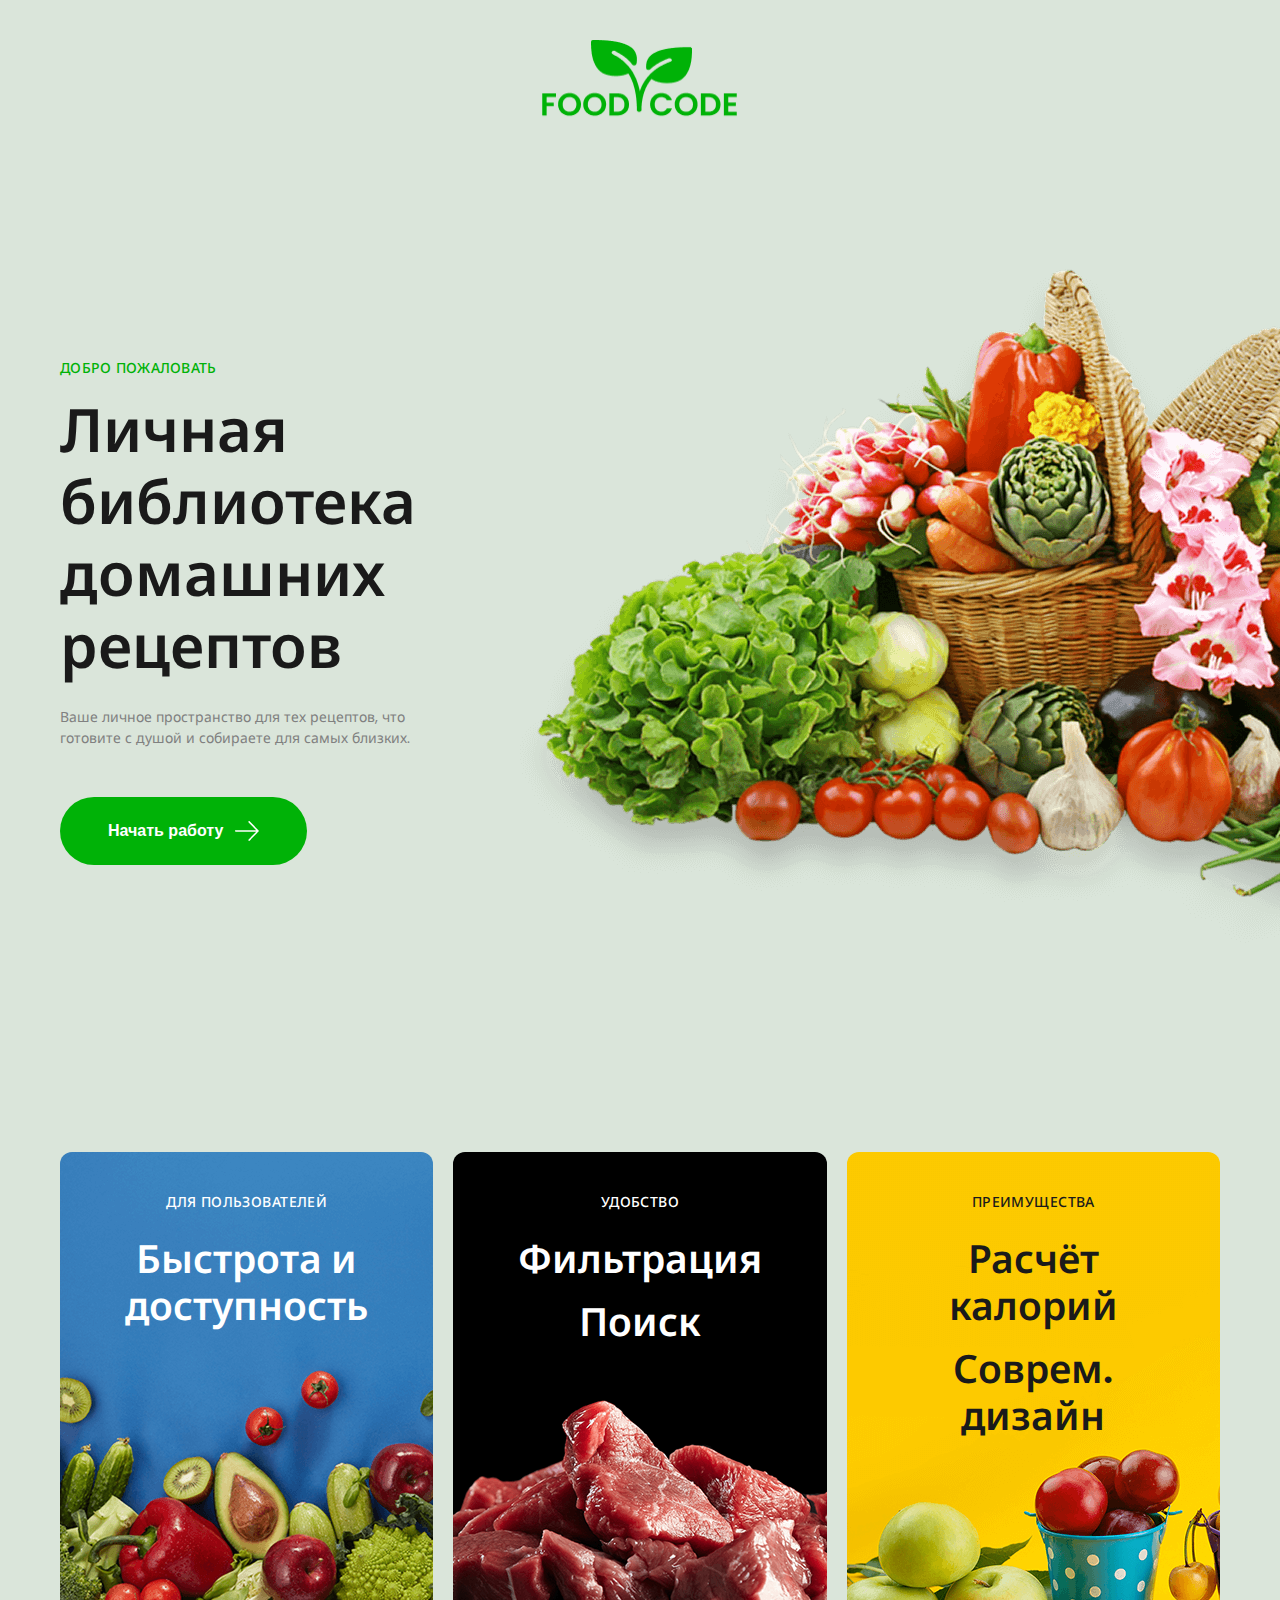
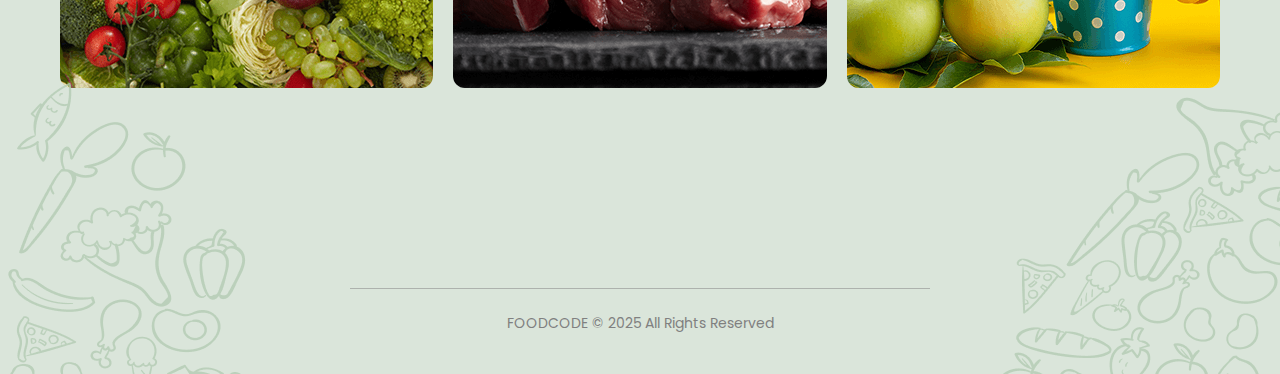
<file: index.html>
<!DOCTYPE html>
<html lang="ru">
<head>
    <meta charset="UTF-8">
    <meta name="viewport" content="width=device-width, initial-scale=1.0">
    <title>FOODCODE - Личная библиотека домашних рецептов</title>
    <link rel="stylesheet" href="scss/main.css">
    <script src="main.js" defer></script>
</head>
<body>
    <header class="header">
        <div class="container">
            <img src="/images/logo.png" alt="FOODCODE" class="logo">
        </div>
    </header>

    <section class="hero">
        <div class="container">
            <div class="hero-content">
                <div class="hero-text">
                    <p class="hero-label">ДОБРО ПОЖАЛОВАТЬ</p>
                    <h1 class="hero-title">Личная библиотека домашних рецептов</h1>
                    <p class="hero-description">Ваше личное пространство для тех рецептов, что готовите с душой и собираете для самых близких.</p>
                    <button class="btn-primary">
                        Начать работу
                        <img src="/images/arrow-right.png" alt="Стрелка">
                    </button>
                </div>
                <div class="hero-image">
                    <img src="/images/hero.png" alt="Овощи и фрукты">
                </div>
            </div>
        </div>
    </section>

    <section class="cards">
        <div class="container">
            <div class="cards-grid">
                <div class="card">
                    <img src="/images/card1.png" alt="Быстрота и доступность" class="card-bg">
                    <div class="card-content">
                        <p class="card-label">ДЛЯ ПОЛЬЗОВАТЕЛЕЙ</p>
                        <h2 class="card-title">Быстрота и доступность</h2>
                    </div>
                </div>

                <div class="card">
                    <img src="/images/card2.png" alt="Фильтрация и поиск" class="card-bg">
                    <div class="card-content">
                        <p class="card-label">УДОБСТВО</p>
                        <h2 class="card-title">Фильтрация</h2>
                        <h2 class="card-title">Поиск</h2>
                    </div>
                </div>

                <div class="card">
                    <img src="/images/card3.png" alt="Расчёт калорий" class="card-bg">
                    <div class="card-content card-content-dark">
                        <p class="card-label">ПРЕИМУЩЕСТВА</p>
                        <h2 class="card-title">Расчёт калорий</h2>
                        <h2 class="card-title">Соврем. дизайн</h2>
                    </div>
                </div>
            </div>
        </div>
    </section>

    <footer class="footer">
        <div class="footer-decoration footer-decoration-left">
            <img src="/images/vegetables-left.png" alt="">
        </div>
        <div class="footer-decoration footer-decoration-right">
            <img src="/images/vegetables-right.png" alt="">
        </div>
        <div class="container">
            <div class="footer-line"></div>
            <p class="footer-text">FOODCODE © 2025 All Rights Reserved</p>
        </div>
    </footer>
</body>
</html>
</file>
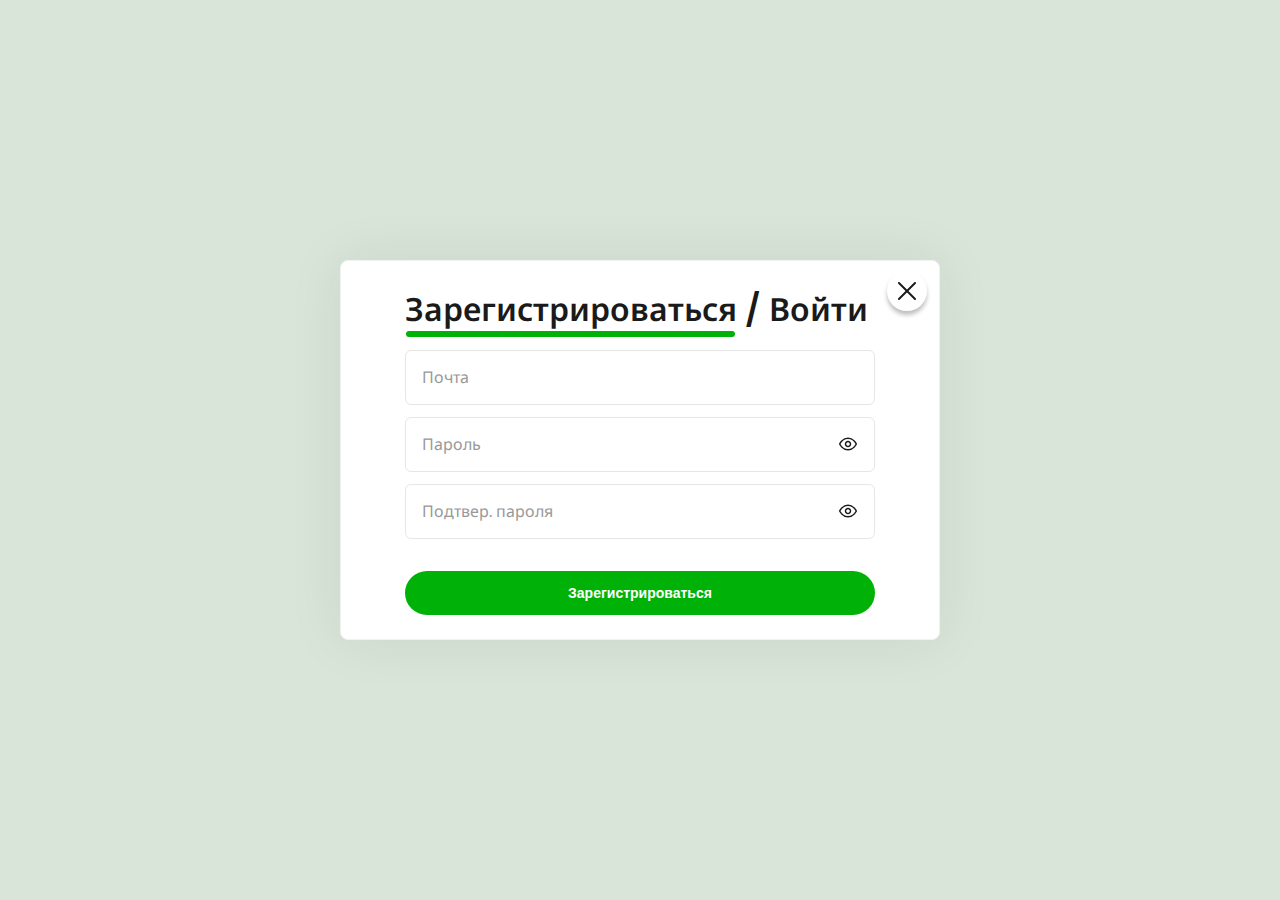
<file: register/logout.html>
<!DOCTYPE html>
<html lang="ru">
<head>
  <meta charset="UTF-8">
  <meta name="viewport" content="width=device-width, initial-scale=1.0">
  <title>Личный кабинет</title>
  <link rel="stylesheet" href="/scss/register.css">
  <style>
    body {
      font-family: 'Poppins', 'Noto Sans', sans-serif;
      background-color: #dae5da;
      display: flex;
      justify-content: center;
      align-items: center;
      height: 100vh;
      flex-direction: column;
    }
    button {
      background: #00b207;
      border: none;
      color: white;
      font-size: 16px;
      padding: 12px 24px;
      border-radius: 43px;
      cursor: pointer;
      transition: background 0.3s ease;
    }
    button:hover {
      background: #009606;
    }
  </style>
</head>
<body>
  <h1>Вы вошли в аккаунт ✅</h1>
  <button id="logout-btn">Выйти</button>

  <script>
    const currentUser = JSON.parse(localStorage.getItem('currentUser'));
    if (!currentUser) {
      window.location.href = '/register/register.html';
    }

    document.getElementById('logout-btn').addEventListener('click', () => {
      localStorage.removeItem('currentUser');
      window.location.href = '/index.html';
    });
  </script>
</body>
</html>
</file>
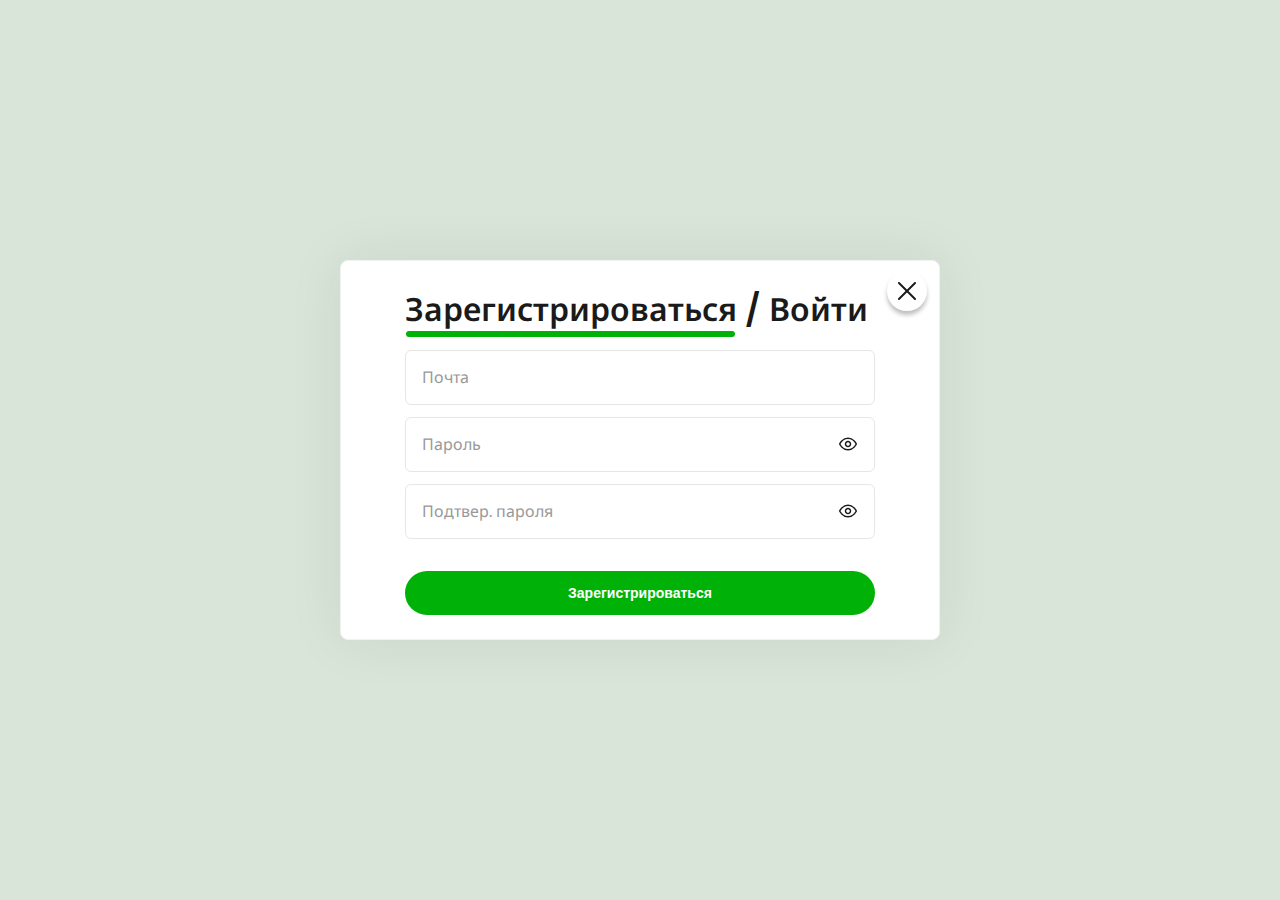
<file: register/register.html>
<!DOCTYPE html>
<html lang="ru">
<head>
  <meta charset="UTF-8" />
  <meta name="viewport" content="width=device-width, initial-scale=1.0" />
  <title>Регистрация / Вход</title>
  <link rel="stylesheet" href="/scss/register.css" />
  <script src="register.js" defer></script>
</head>
<body>
  <div class="auth-bg">
    <div class="auth-card">

      <button class="close-button">
        <img src="/images/close.svg" alt="Закрыть" />
      </button>

      <div class="auth-header">
        <h1 class="auth-title">
          <span class="auth-link register-link">Зарегистрироваться</span> /
          <span class="auth-link login-link">Войти</span>
        </h1>
      </div>

      <div class="main-underline"></div>

      <form class="auth-form">
        <div class="input-wrapper">
          <input
            id="email"
            type="email"
            placeholder="Почта"
            class="input-field input-email"
            required
          />
        </div>

        <div class="input-wrapper">
          <input
            id="password"
            type="password"
            placeholder="Пароль"
            class="input-field input-password"
            minlength="6"
            required
          />
          <button type="button" class="eye-button" aria-label="Показать пароль">
            <img src="/images/eye.svg" alt="Показать/скрыть пароль" />
          </button>
        </div>

        <div class="input-wrapper">
          <input
            id="password_confirm"
            type="password"
            placeholder="Подтвер. пароля"
            class="input-field input-password"
            minlength="6"
            required
          />
          <button type="button" class="eye-button" aria-label="Показать подтверждение пароля">
            <img src="/images/eye.svg" alt="Показать/скрыть пароль" />
          </button>
        </div>

        <button type="submit" class="submit-button">Зарегистрироваться</button>
      </form>

      <p class="message"></p>

    </div>
  </div>
</body>
</html>
</file>
<file: scss/main.css>
@import url("https://fonts.googleapis.com/css2?family=Poppins:wght@400;500;600&family=Noto+Sans:wght@400;500;600&display=swap");
* {
  margin: 0;
  padding: 0;
  -webkit-box-sizing: border-box;
          box-sizing: border-box;
}

body {
  font-family: 'Poppins', 'Noto Sans', sans-serif;
  background-color: #dae5da;
  color: #1a1a1a;
  overflow-x: hidden;
}

.container {
  max-width: 1920px;
  margin: 0 auto;
  padding: 0 120px;
}

.header {
  padding: 40px 0 60px;
  background-color: transparent;
  text-align: center;
}

.header .logo {
  height: 84.33px;
  width: 201px;
  display: inline-block;
}

.hero {
  padding: 60px 0 120px;
  position: relative;
  max-width: 1920px;
  margin: 0 auto;
  background-image: url("/images/hero.png");
  background-repeat: no-repeat;
  background-size: clamp(400px, 55%, 1000px) auto;
  background-position: right center;
}

.hero .hero-content {
  max-width: 1400px;
  margin: 0 auto;
  display: -webkit-box;
  display: -ms-flexbox;
  display: flex;
  -webkit-box-align: center;
      -ms-flex-align: center;
          align-items: center;
  -webkit-box-pack: justify;
      -ms-flex-pack: justify;
          justify-content: space-between;
  gap: 80px;
}

.hero .hero-text {
  max-width: 760px;
  text-align: left;
}

.hero .hero-text .hero-label {
  font-size: 14px;
  font-weight: 500;
  color: #00b207;
  text-transform: uppercase;
  letter-spacing: 0.28px;
  margin-bottom: 16px;
}

.hero .hero-text .hero-title {
  font-size: 72px;
  font-weight: 600;
  line-height: 1.2;
  color: #1a1a1a;
  margin-bottom: 24px;
}

.hero .hero-text .hero-description {
  font-size: 14px;
  line-height: 1.5;
  color: grey;
  margin-bottom: 48px;
  max-width: 480px;
}

.hero .hero-text .btn-primary {
  display: -webkit-inline-box;
  display: -ms-inline-flexbox;
  display: inline-flex;
  -webkit-box-align: center;
      -ms-flex-align: center;
          align-items: center;
  gap: 12px;
  background-color: #00b207;
  color: white;
  font-size: 16px;
  font-weight: 600;
  padding: 24px 48px;
  border: none;
  border-radius: 53px;
  cursor: pointer;
  -webkit-transition: all 0.3s ease;
  transition: all 0.3s ease;
}

.hero .hero-text .btn-primary:hover {
  background-color: #009506;
  -webkit-transform: translateY(-2px);
          transform: translateY(-2px);
}

.hero .hero-text .btn-primary svg {
  width: 24px;
  height: 24px;
}

.cards {
  padding: 60px 0 120px;
  position: relative;
}

.cards .cards-grid {
  display: -ms-grid;
  display: grid;
  -ms-grid-columns: (1fr)[3];
      grid-template-columns: repeat(3, 1fr);
  gap: 118px;
  max-width: 1400px;
  margin: 0 auto;
}

.cards .card {
  position: relative;
  height: 536px;
  border-radius: 12px;
  overflow: hidden;
  -webkit-transition: -webkit-transform 0.3s ease;
  transition: -webkit-transform 0.3s ease;
  transition: transform 0.3s ease;
  transition: transform 0.3s ease, -webkit-transform 0.3s ease;
}

.cards .card:hover {
  -webkit-transform: translateY(-6px);
          transform: translateY(-6px);
}

.cards .card .card-bg {
  width: 100%;
  height: 100%;
  -o-object-fit: cover;
     object-fit: cover;
  position: absolute;
  top: 0;
  left: 0;
}

.cards .card .card-content {
  position: relative;
  z-index: 1;
  padding: 40px;
  height: 100%;
  display: -webkit-box;
  display: -ms-flexbox;
  display: flex;
  -webkit-box-orient: vertical;
  -webkit-box-direction: normal;
      -ms-flex-direction: column;
          flex-direction: column;
  -webkit-box-align: center;
      -ms-flex-align: center;
          align-items: center;
  text-align: center;
  color: white;
}

.cards .card .card-content.card-content-dark {
  color: #1a1a1a;
}

.cards .card .card-content.card-content-dark .card-label,
.cards .card .card-content.card-content-dark .card-title {
  color: #1a1a1a;
}

.cards .card .card-content .card-label {
  font-size: 14px;
  font-weight: 500;
  text-transform: uppercase;
  letter-spacing: 0.42px;
  margin-bottom: 24px;
}

.cards .card .card-content .card-title {
  font-size: 39px;
  font-weight: 600;
  line-height: 1.2;
  margin-bottom: 16px;
}

.footer {
  position: relative;
  padding: 80px 0 40px;
  background-color: transparent;
}

.footer .footer-decoration {
  position: absolute;
  bottom: 0;
  pointer-events: none;
}

.footer .footer-decoration-left {
  left: 0;
}

.footer .footer-decoration-right {
  right: 0;
}

.footer .footer-decoration img {
  display: block;
  height: auto;
  opacity: 0.8;
}

.footer .footer-line {
  width: 50%;
  max-width: clamp(200px, 100%, 1319px);
  height: 1px;
  background-color: grey;
  opacity: 0.5;
  margin: 0 auto 24px;
}

.footer .footer-text {
  font-size: 14px;
  color: grey;
  text-align: center;
  font-weight: 400;
  line-height: 1.5;
}

@media (max-width: 1700px) {
  .hero .hero-text .hero-title {
    font-size: 60px;
  }
}

@media (max-width: 1400px) {
  .container {
    padding: 0 60px;
  }
  .cards .cards-grid {
    gap: 20px;
  }
}

@media (max-width: 1200px) {
  .hero .hero-text {
    max-width: 400px;
  }
}

@media (max-width: 1024px) {
  .cards {
    padding: 60px 0 60px;
  }
  .footer {
    padding: 40px 0 40px;
  }
  .hero {
    background: none;
    padding: 60px 0 60px;
  }
  .hero .hero-content {
    -webkit-box-orient: vertical;
    -webkit-box-direction: normal;
        -ms-flex-direction: column;
            flex-direction: column;
    gap: 40px;
  }
  .hero .hero-text {
    text-align: center;
  }
  .hero .hero-text .hero-title {
    font-size: 56px;
  }
  .hero .hero-text .hero-description {
    margin-left: auto;
    margin-right: auto;
  }
  .cards .cards-grid {
    -ms-grid-columns: 1fr;
        grid-template-columns: 1fr;
    gap: 40px;
    max-width: 500px;
  }
  .cards .card {
    height: 400px;
  }
}

@media (max-width: 768px) {
  .container {
    padding: 0 32px;
  }
  .hero .hero-text .hero-title {
    font-size: 40px;
  }
  .cards .card .card-title {
    font-size: 32px;
  }
  .footer .footer-decoration {
    display: none;
  }
}

@media (max-width: 480px) {
  .container {
    padding: 0 20px;
  }
  .hero .hero-text .hero-label {
    font-size: 12px;
  }
  .hero .hero-text .hero-title {
    font-size: 32px;
  }
  .hero .hero-text .hero-description {
    font-size: 12px;
  }
  .hero .hero-text .btn-primary {
    padding: 18px 36px;
    font-size: 14px;
  }
  .cards .card .card-title {
    font-size: 28px;
  }
  .cards .card .card-label {
    font-size: 12px;
  }
}
/*# sourceMappingURL=main.css.map */
</file>
<file: scss/register.css>
@import url("https://fonts.googleapis.com/css2?family=Poppins:wght@400;600&family=Noto+Sans:wght@400;600&display=swap");
* {
  margin: 0;
  padding: 0;
  -webkit-box-sizing: border-box;
          box-sizing: border-box;
}

body {
  font-family: 'Poppins', 'Noto Sans', sans-serif;
  background-color: #dae5da;
  display: -webkit-box;
  display: -ms-flexbox;
  display: flex;
  -webkit-box-pack: center;
      -ms-flex-pack: center;
          justify-content: center;
  -webkit-box-align: center;
      -ms-flex-align: center;
          align-items: center;
  height: 100vh;
}

.auth-bg {
  background: rgba(218, 229, 218, 0.95);
  width: 100%;
  height: 100%;
  display: -webkit-box;
  display: -ms-flexbox;
  display: flex;
  -webkit-box-pack: center;
      -ms-flex-pack: center;
          justify-content: center;
  -webkit-box-align: center;
      -ms-flex-align: center;
          align-items: center;
}

.auth-card {
  position: relative;
  background: #fff;
  border-radius: 8px;
  border: 1px solid #f2f2f2;
  -webkit-box-shadow: 0 0 56px rgba(0, 38, 3, 0.08);
          box-shadow: 0 0 56px rgba(0, 38, 3, 0.08);
  width: 600px;
  height: 380px;
  padding: 40px 64px;
  display: -webkit-box;
  display: -ms-flexbox;
  display: flex;
  -webkit-box-orient: vertical;
  -webkit-box-direction: normal;
      -ms-flex-direction: column;
          flex-direction: column;
  -webkit-box-pack: center;
      -ms-flex-pack: center;
          justify-content: center;
  -webkit-transition: all 0.3s ease;
  transition: all 0.3s ease;
}

.close-button {
  position: absolute;
  top: 10px;
  right: 12px;
  width: 40px;
  height: 40px;
  border: none;
  background: transparent;
  cursor: pointer;
  padding: 0;
  -webkit-box-shadow: 0 4px 4px rgba(0, 0, 0, 0.25);
          box-shadow: 0 4px 4px rgba(0, 0, 0, 0.25);
  border-radius: 50%;
  display: -webkit-box;
  display: -ms-flexbox;
  display: flex;
  -webkit-box-align: center;
      -ms-flex-align: center;
          align-items: center;
  -webkit-box-pack: center;
      -ms-flex-pack: center;
          justify-content: center;
  -webkit-transition: background-color 0.3s ease, -webkit-transform 0.2s ease;
  transition: background-color 0.3s ease, -webkit-transform 0.2s ease;
  transition: background-color 0.3s ease, transform 0.2s ease;
  transition: background-color 0.3s ease, transform 0.2s ease, -webkit-transform 0.2s ease;
  z-index: 10;
}

.close-button img {
  width: 18px;
  height: 18px;
  -webkit-transition: -webkit-filter 0.3s ease;
  transition: -webkit-filter 0.3s ease;
  transition: filter 0.3s ease;
  transition: filter 0.3s ease, -webkit-filter 0.3s ease;
}

.close-button:hover {
  background-color: #00b207;
  -webkit-transform: translateY(-1px);
          transform: translateY(-1px);
}

.close-button:hover img {
  -webkit-filter: brightness(0) invert(1);
          filter: brightness(0) invert(1);
}

.auth-header {
  margin-bottom: 16px;
}

.auth-header .auth-title {
  font-size: 32px;
  font-weight: 600;
  color: #1a1a1a;
  white-space: nowrap;
}

.auth-header .auth-link {
  cursor: pointer;
  position: relative;
  display: inline-block;
  -webkit-transition: color 0.3s ease;
  transition: color 0.3s ease;
}

.auth-header .auth-link::after {
  content: '';
  position: absolute;
  bottom: -6px;
  left: 0;
  width: 100%;
  height: 4px;
  background-color: rgba(0, 178, 7, 0.4);
  border-radius: 999px;
  opacity: 0;
  -webkit-transition: opacity 0.2s ease;
  transition: opacity 0.2s ease;
  z-index: 1;
}

.auth-header .auth-link:hover::after {
  opacity: 1;
}

.auth-header .auth-link.active::after {
  opacity: 0 !important;
}

.main-underline {
  position: absolute;
  height: 6px;
  background: #00b207;
  border-radius: 999px;
  -webkit-transition: left 0.25s ease, width 0.25s ease, top 0.25s ease;
  transition: left 0.25s ease, width 0.25s ease, top 0.25s ease;
  z-index: 5;
  top: 70px;
}

.auth-form {
  display: -webkit-box;
  display: -ms-flexbox;
  display: flex;
  -webkit-box-orient: vertical;
  -webkit-box-direction: normal;
      -ms-flex-direction: column;
          flex-direction: column;
  gap: 12px;
}

.auth-form .input-wrapper {
  position: relative;
  display: -webkit-box;
  display: -ms-flexbox;
  display: flex;
  -webkit-box-align: center;
      -ms-flex-align: center;
          align-items: center;
  border: 1px solid #e6e6e6;
  border-radius: 6px;
  padding: 14px 16px;
  background: white;
  -webkit-transition: opacity 0.3s ease, -webkit-transform 0.3s ease;
  transition: opacity 0.3s ease, -webkit-transform 0.3s ease;
  transition: opacity 0.3s ease, transform 0.3s ease;
  transition: opacity 0.3s ease, transform 0.3s ease, -webkit-transform 0.3s ease;
}

.auth-form .input-wrapper .input-field {
  font-family: inherit;
  font-size: 16px;
  color: #1a1a1a;
  border: none;
  outline: none;
  width: 100%;
}

.auth-form .input-wrapper .input-field::-webkit-input-placeholder {
  color: #999;
}

.auth-form .input-wrapper .input-field:-ms-input-placeholder {
  color: #999;
}

.auth-form .input-wrapper .input-field::-ms-input-placeholder {
  color: #999;
}

.auth-form .input-wrapper .input-field::placeholder {
  color: #999;
}

.auth-form .input-wrapper .eye-button {
  width: 20px;
  height: 20px;
  border: none;
  background: transparent;
  cursor: pointer;
  padding: 0;
  -ms-flex-negative: 0;
      flex-shrink: 0;
}

.auth-form .input-wrapper .eye-button img {
  width: 100%;
  height: 100%;
  display: block;
  -webkit-transition: opacity 0.2s ease, -webkit-filter 0.2s ease;
  transition: opacity 0.2s ease, -webkit-filter 0.2s ease;
  transition: opacity 0.2s ease, filter 0.2s ease;
  transition: opacity 0.2s ease, filter 0.2s ease, -webkit-filter 0.2s ease;
}

.auth-form .input-wrapper .eye-button:hover img {
  opacity: 0.7;
}

.auth-form .input-wrapper .eye-button.active img {
  opacity: 1;
  -webkit-filter: invert(43%) sepia(92%) saturate(2089%) hue-rotate(96deg) brightness(94%) contrast(93%);
          filter: invert(43%) sepia(92%) saturate(2089%) hue-rotate(96deg) brightness(94%) contrast(93%);
}

.auth-form .input-wrapper.hidden {
  opacity: 0;
  -webkit-transform: translateY(-10px);
          transform: translateY(-10px);
  pointer-events: none;
}

.submit-button {
  background: #00b207;
  color: white;
  border: none;
  border-radius: 43px;
  padding: 14px 32px;
  font-size: 14px;
  font-weight: 600;
  margin-top: 20px;
  cursor: pointer;
  -webkit-transition: background 0.3s ease;
  transition: background 0.3s ease;
}

.submit-button:hover {
  background: #009606;
}

@media (max-width: 768px) {
  .auth-card {
    width: 500px;
    height: 340px;
    padding: 32px 48px;
  }
  .close-button {
    right: 8px;
    top: 8px;
    width: 36px;
    height: 36px;
  }
  .close-button img {
    width: 16px;
    height: 16px;
  }
  .auth-header .auth-title {
    font-size: 28px;
  }
  .main-underline {
    height: 5px;
    top: 68px;
  }
}

@media (max-width: 480px) {
  body {
    padding: 10px;
  }
  .auth-card {
    width: 100%;
    max-width: 400px;
    height: auto;
    min-height: 320px;
    padding: 24px;
  }
  .close-button {
    right: 6px;
    top: 6px;
    width: 32px;
    height: 32px;
  }
  .close-button img {
    width: 14px;
    height: 14px;
  }
  .auth-header .auth-title {
    font-size: 22px;
  }
  .main-underline {
    top: 64px;
    height: 5px;
  }
  .auth-form {
    gap: 10px;
  }
  .input-wrapper {
    padding: 12px 14px;
  }
  .input-field {
    font-size: 14px;
  }
  .submit-button {
    font-size: 13px;
    padding: 12px 28px;
  }
}

@media (max-width: 360px) {
  .auth-header .auth-title {
    font-size: 20px;
  }
  .main-underline {
    height: 4px;
    top: 60px;
  }
  .submit-button {
    font-size: 12px;
    padding: 10px 24px;
  }
}
/*# sourceMappingURL=register.css.map */
</file>
